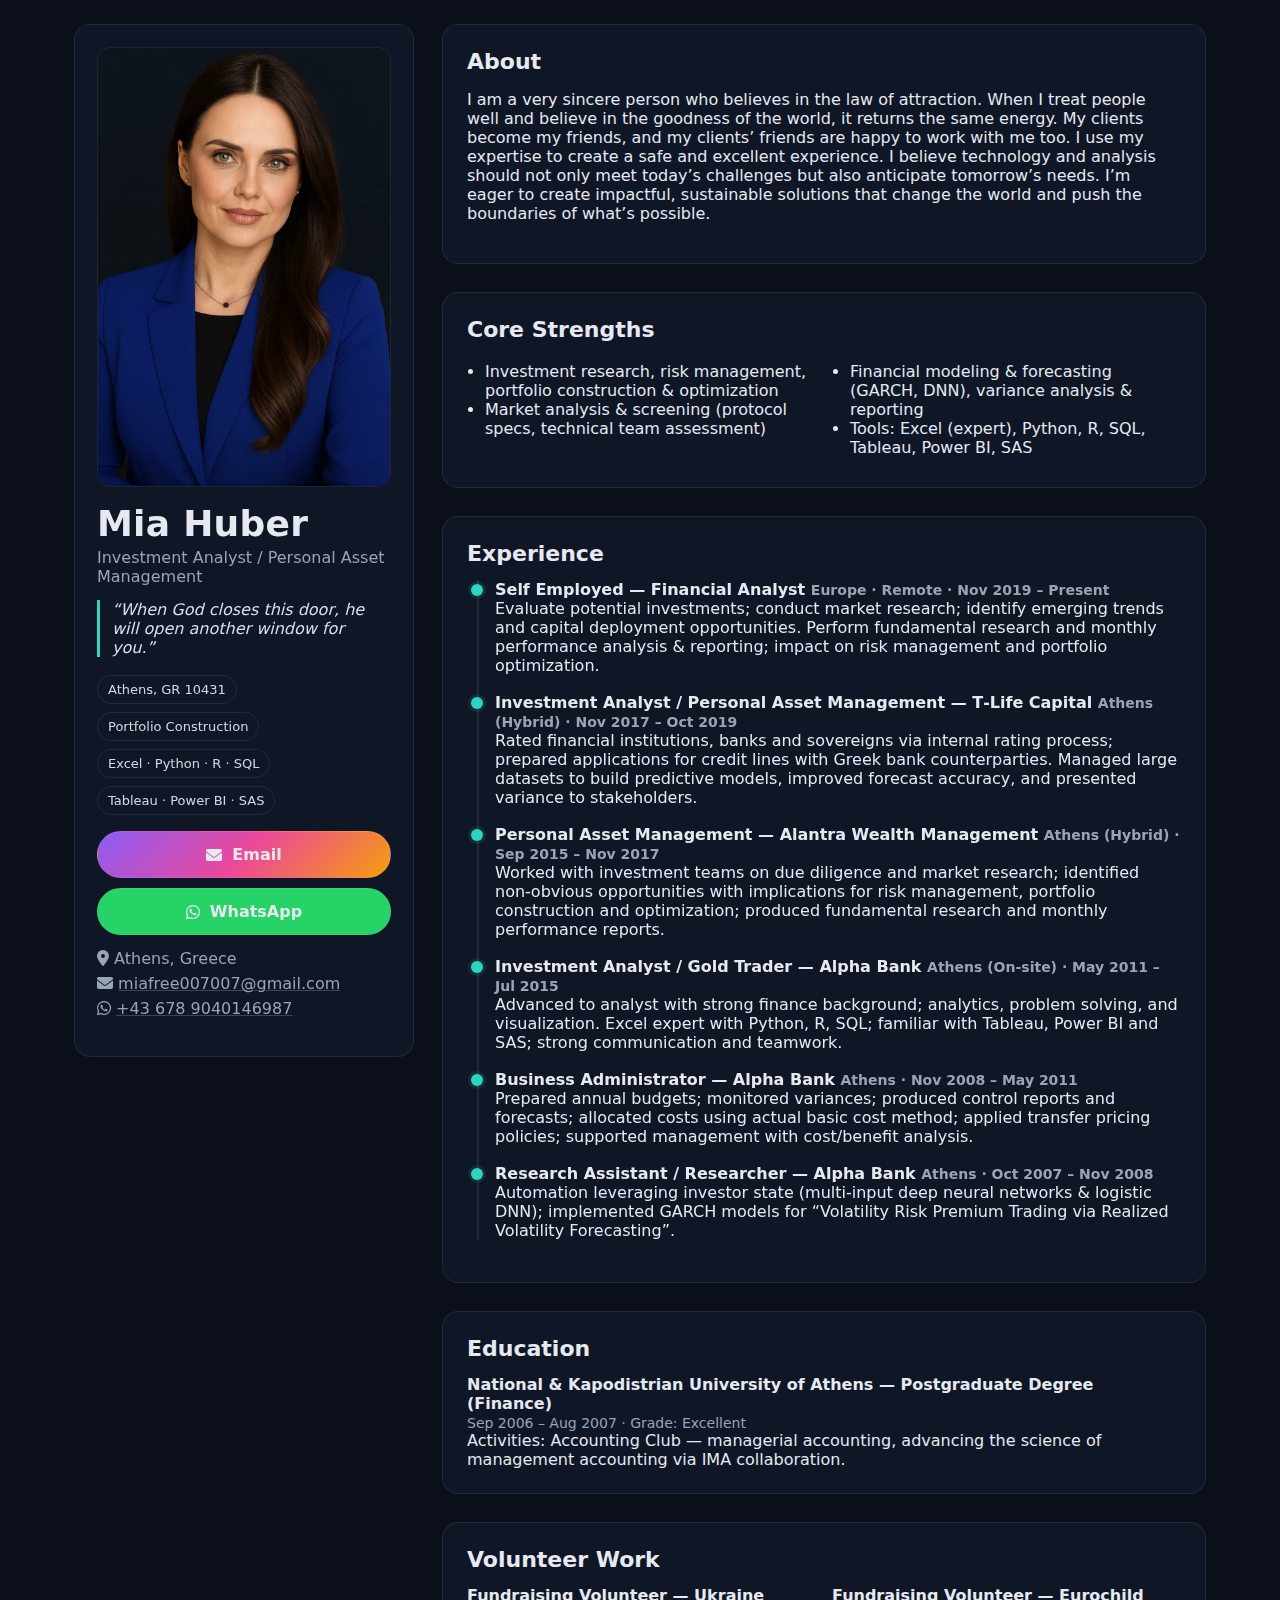
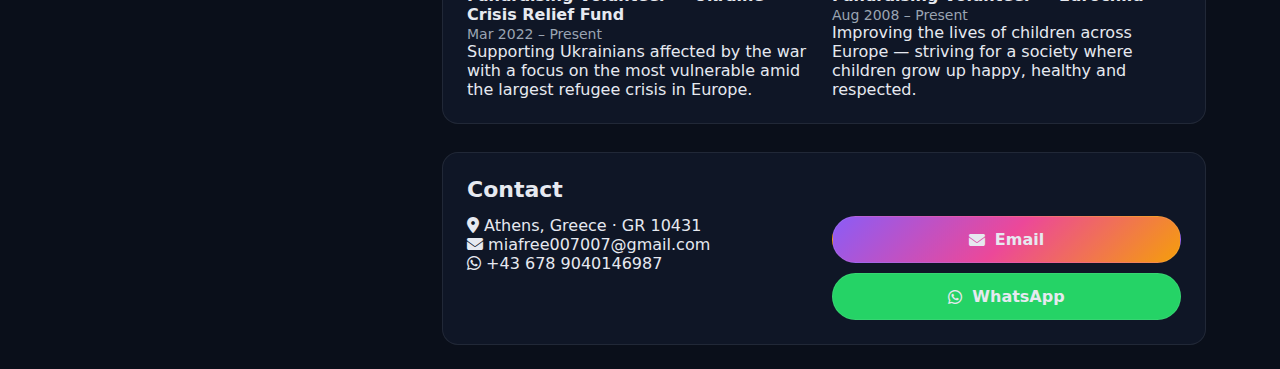
<file: index-new-layout.html>
<!doctype html>
<html lang="en">
<head>
  <meta charset="utf-8" />
  <meta name="viewport" content="width=device-width, initial-scale=1, viewport-fit=cover" />
  <title>Mia Huber — Investment Analyst / Personal Asset Management</title>
  <meta name="description" content="Investment Analyst & Personal Asset Management — Mia Huber in Athens, Greece." />
  <link rel="preconnect" href="https://cdnjs.cloudflare.com" crossorigin>
  <link rel="stylesheet" href="https://cdnjs.cloudflare.com/ajax/libs/font-awesome/6.5.0/css/all.min.css" crossorigin="anonymous" referrerpolicy="no-referrer"/>
  <style>
    :root {
      --bg: #0a0f1a;
      --panel: #0f1626;
      --ink: #e6e9f0;
      --muted: #9aa4b2;
      --line: rgba(255,255,255,.08);
      --radius: 16px;
      --gap: 28px;
      --accent: #2dd4bf;
    }
    *, *::before, *::after { box-sizing: border-box; }
    html, body { margin:0; padding:0; background:var(--bg); color:var(--ink);
      font-family: Inter, ui-sans-serif, system-ui, -apple-system, Segoe UI, Roboto, Helvetica, Arial; }
    img { max-width:100%; height:auto; display:block; }
    a { color:inherit; text-decoration:none; }
    .wrap { max-width: 1180px; margin: 0 auto; padding: 24px; }
    /* === New layout: left profile column (sticky), right content === */
    .layout { display:grid; grid-template-columns: 340px 1fr; gap: var(--gap); }
    .side { position: sticky; top: 18px; height: fit-content; background: var(--panel); border:1px solid var(--line); border-radius: var(--radius); padding: 22px; }
    .photo { border-radius: 14px; overflow:hidden; border:1px solid var(--line); margin-bottom:16px; background:#0b1220; }
    .name { font-size: clamp(24px, 4vw, 36px); margin: 0 0 4px; letter-spacing:.3px; }
    .role { color: var(--muted); margin: 0 0 14px; font-weight: 500; }
    .quote { font-style: italic; color: #d7ddea; border-left:3px solid var(--accent); padding-left:12px; margin: 12px 0 18px; }
    .chips { display:flex; flex-wrap:wrap; gap:8px; }
    .chip { border:1px solid var(--line); border-radius:999px; padding:6px 10px; font-size:13px; color:#d1d8e3; }
    .cta { display:flex; flex-direction:column; gap:10px; margin-top:16px; }
    .btn { display:flex; align-items:center; justify-content:center; gap:10px; padding:13px 14px; border-radius:999px; border:1px solid var(--line); font-weight:700; transition:filter .2s ease, transform .02s ease; }
    .btn:hover { filter:brightness(1.15); }
    .btn:active { transform: translateY(1px); }
    .btn-email { background: linear-gradient(135deg,#8b5cf6,#ec4899,#f59e0b); }
    .btn-wa { background:#25D366; }
    .contact li { list-style:none; margin: 6px 0; color: var(--muted); }
    .contact a { text-decoration: underline; text-decoration-color: rgba(255,255,255,.2); }
    .content { display:grid; gap: var(--gap); }
    .card { background: var(--panel); border:1px solid var(--line); border-radius: var(--radius); padding: 24px; }
    h2 { margin:0 0 14px; font-size: 22px; }
    h3 { margin: 12px 0 6px; font-size: 18px; }
    .timeline { position: relative; }
    .timeline::before { content:""; position:absolute; left: 10px; top: 0; bottom: 0; width:2px; background: var(--line); }
    .t-item { position:relative; padding-left: 28px; margin: 14px 0 18px; }
    .t-item::before { content:""; position:absolute; left: 4px; top: 4px; width: 12px; height: 12px; border-radius: 999px; background: var(--accent); box-shadow: 0 0 0 3px rgba(45,212,191,.12); }
    .t-title { font-weight:700; }
    .meta { font-size:14px; color: var(--muted); margin-top: 2px; }
    ul.clean { padding-left: 18px; margin: 6px 0; }
    .two-col { display:grid; grid-template-columns: 1fr 1fr; gap: 16px; }
    .nowrap { overflow-wrap:anywhere; word-break: break-word; }
    /* Mobile */
    @media (max-width: 980px) {
      .layout { grid-template-columns: 1fr; }
      .side { position: static; }
    }
  </style>
</head>
<body>
  <div class="wrap">
    <div class="layout">
      <!-- Left sticky column -->
      <aside class="side">
        <div class="photo">
          <img alt="Portrait of Mia Huber" src="[data-uri]">
        </div>
        <h1 class="name">Mia Huber</h1>
        <div class="role">Investment Analyst / Personal Asset Management</div>
        <div class="quote">“When God closes this door, he will open another window for you.”</div>
        <div class="chips">
          <span class="chip">Athens, GR 10431</span>
          <span class="chip">Portfolio Construction</span>
          <span class="chip">Excel · Python · R · SQL</span>
          <span class="chip">Tableau · Power BI · SAS</span>
        </div>
        <div class="cta">
          <a class="btn btn-email" href="mailto:miafree007007@gmail.com?subject=Hello%20Mia%20—%20from%20your%20website"><i class="fa-solid fa-envelope"></i> Email</a>
          <a class="btn btn-wa" href="https://wa.me/436789040146987" target="_blank" rel="noopener"><i class="fa-brands fa-whatsapp"></i> WhatsApp</a>
        </div>
        <ul class="contact" style="margin-top:14px; padding-left:0;">
          <li><i class="fa-solid fa-location-dot"></i> Athens, Greece</li>
          <li class="nowrap"><i class="fa-solid fa-envelope"></i> <a href="mailto:miafree007007@gmail.com">miafree007007@gmail.com</a></li>
          <li class="nowrap"><i class="fa-brands fa-whatsapp"></i> <a href="https://wa.me/436789040146987" target="_blank" rel="noopener">+43 678 9040146987</a></li>
        </ul>
      </aside>

      <!-- Right content -->
      <main class="content">
        <section class="card">
          <h2>About</h2>
          <p>I am a very sincere person who believes in the law of attraction. When I treat people well and believe in the goodness of the world, it returns the same energy. My clients become my friends, and my clients’ friends are happy to work with me too. I use my expertise to create a safe and excellent experience. I believe technology and analysis should not only meet today’s challenges but also anticipate tomorrow’s needs. I’m eager to create impactful, sustainable solutions that change the world and push the boundaries of what’s possible.</p>
        </section>

        <section class="card">
          <h2>Core Strengths</h2>
          <div class="two-col">
            <ul class="clean">
              <li>Investment research, risk management, portfolio construction & optimization</li>
              <li>Market analysis & screening (protocol specs, technical team assessment)</li>
            </ul>
            <ul class="clean">
              <li>Financial modeling & forecasting (GARCH, DNN), variance analysis & reporting</li>
              <li>Tools: Excel (expert), Python, R, SQL, Tableau, Power BI, SAS</li>
            </ul>
          </div>
        </section>

        <section class="card">
          <h2>Experience</h2>
          <div class="timeline">
            <div class="t-item">
              <div class="t-title">Self Employed — Financial Analyst <span class="meta">Europe · Remote · Nov 2019 – Present</span></div>
              <div>Evaluate potential investments; conduct market research; identify emerging trends and capital deployment opportunities. Perform fundamental research and monthly performance analysis & reporting; impact on risk management and portfolio optimization.</div>
            </div>
            <div class="t-item">
              <div class="t-title">Investment Analyst / Personal Asset Management — T‑Life Capital <span class="meta">Athens (Hybrid) · Nov 2017 – Oct 2019</span></div>
              <div>Rated financial institutions, banks and sovereigns via internal rating process; prepared applications for credit lines with Greek bank counterparties. Managed large datasets to build predictive models, improved forecast accuracy, and presented variance to stakeholders.</div>
            </div>
            <div class="t-item">
              <div class="t-title">Personal Asset Management — Alantra Wealth Management <span class="meta">Athens (Hybrid) · Sep 2015 – Nov 2017</span></div>
              <div>Worked with investment teams on due diligence and market research; identified non‑obvious opportunities with implications for risk management, portfolio construction and optimization; produced fundamental research and monthly performance reports.</div>
            </div>
            <div class="t-item">
              <div class="t-title">Investment Analyst / Gold Trader — Alpha Bank <span class="meta">Athens (On‑site) · May 2011 – Jul 2015</span></div>
              <div>Advanced to analyst with strong finance background; analytics, problem solving, and visualization. Excel expert with Python, R, SQL; familiar with Tableau, Power BI and SAS; strong communication and teamwork.</div>
            </div>
            <div class="t-item">
              <div class="t-title">Business Administrator — Alpha Bank <span class="meta">Athens · Nov 2008 – May 2011</span></div>
              <div>Prepared annual budgets; monitored variances; produced control reports and forecasts; allocated costs using actual basic cost method; applied transfer pricing policies; supported management with cost/benefit analysis.</div>
            </div>
            <div class="t-item">
              <div class="t-title">Research Assistant / Researcher — Alpha Bank <span class="meta">Athens · Oct 2007 – Nov 2008</span></div>
              <div>Automation leveraging investor state (multi‑input deep neural networks & logistic DNN); implemented GARCH models for “Volatility Risk Premium Trading via Realized Volatility Forecasting”.</div>
            </div>
          </div>
        </section>

        <section class="card">
          <h2>Education</h2>
          <div>
            <div class="t-title">National &amp; Kapodistrian University of Athens — Postgraduate Degree (Finance)</div>
            <div class="meta">Sep 2006 – Aug 2007 · Grade: Excellent</div>
            <div>Activities: Accounting Club — managerial accounting, advancing the science of management accounting via IMA collaboration.</div>
          </div>
        </section>

        <section class="card">
          <h2>Volunteer Work</h2>
          <div class="two-col">
            <div>
              <div class="t-title">Fundraising Volunteer — Ukraine Crisis Relief Fund</div>
              <div class="meta">Mar 2022 – Present</div>
              <div>Supporting Ukrainians affected by the war with a focus on the most vulnerable amid the largest refugee crisis in Europe.</div>
            </div>
            <div>
              <div class="t-title">Fundraising Volunteer — Eurochild</div>
              <div class="meta">Aug 2008 – Present</div>
              <div>Improving the lives of children across Europe — striving for a society where children grow up happy, healthy and respected.</div>
            </div>
          </div>
        </section>

        <section class="card">
          <h2>Contact</h2>
          <div class="two-col">
            <div>
              <div><i class="fa-solid fa-location-dot"></i> Athens, Greece · GR 10431</div>
              <div class="nowrap"><i class="fa-solid fa-envelope"></i> <a href="mailto:miafree007007@gmail.com">miafree007007@gmail.com</a></div>
              <div class="nowrap"><i class="fa-brands fa-whatsapp"></i> <a href="https://wa.me/436789040146987" target="_blank" rel="noopener">+43 678 9040146987</a></div>
            </div>
            <div>
              <div class="cta" style="margin-top:0;">
                <a class="btn btn-email" href="mailto:miafree007007@gmail.com"><i class="fa-solid fa-envelope"></i> Email</a>
                <a class="btn btn-wa" href="https://wa.me/436789040146987" target="_blank" rel="noopener"><i class="fa-brands fa-whatsapp"></i> WhatsApp</a>
              </div>
            </div>
          </div>
        </section>
      </main>
    </div>
  </div>

  <script type="application/ld+json">
  {"@context": "https://schema.org", "@type": "Person", "name": "Mia Huber", "jobTitle": "Investment Analyst / Personal Asset Management", "email": "miafree007007@gmail.com", "address": {"@type": "PostalAddress", "addressLocality": "Athens", "addressCountry": "GR", "postalCode": "10431"}, "image": "[data-uri]", "knowsAbout": ["Investment Analysis", "Portfolio Construction", "Risk Management", "Financial Modeling", "GARCH", "Deep Neural Networks"]}
  </script>
</body>
</html>
</file>
